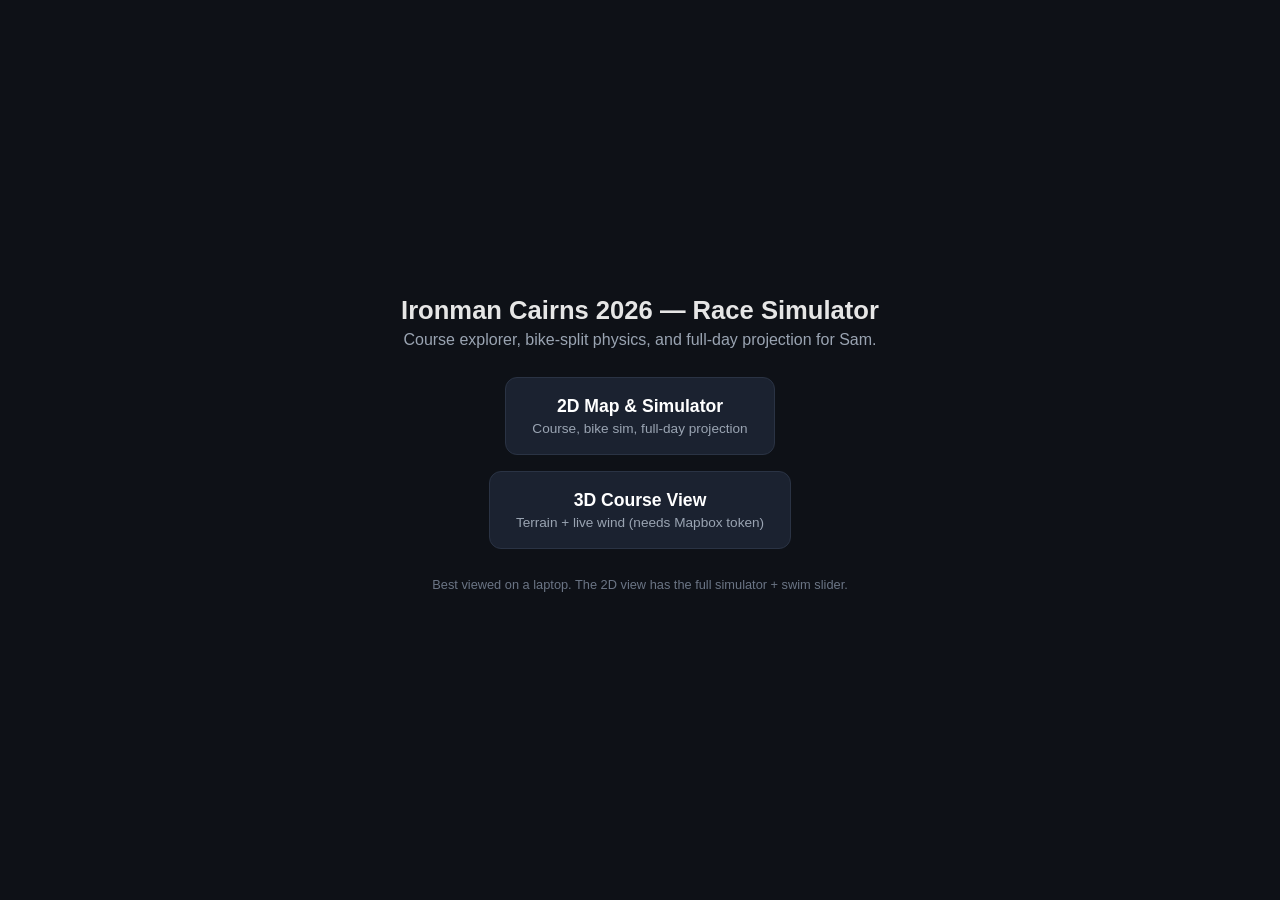
<file: index.html>
<!doctype html>
<html lang="en">
<head>
  <meta charset="utf-8" />
  <meta name="viewport" content="width=device-width, initial-scale=1" />
  <title>Ironman Cairns — Race Simulator (Sam)</title>
  <style>
    :root { color-scheme: dark; }
    body {
      margin: 0; min-height: 100vh; display: grid; place-items: center;
      font-family: -apple-system, BlinkMacSystemFont, "Segoe UI", Roboto, sans-serif;
      background: #0e1117; color: #e6e6e6;
    }
    .card {
      max-width: 560px; padding: 40px; text-align: center;
    }
    h1 { font-size: 1.6rem; margin: 0 0 6px; }
    p.sub { color: #9aa4b2; margin: 0 0 28px; }
    .links { display: flex; gap: 16px; justify-content: center; flex-wrap: wrap; }
    a.btn {
      display: block; padding: 18px 26px; border-radius: 12px; text-decoration: none;
      background: #1b2230; color: #fff; border: 1px solid #2a3344; min-width: 180px;
      transition: background .15s, border-color .15s;
    }
    a.btn:hover { background: #232c3d; border-color: #3a4860; }
    a.btn .t { font-size: 1.1rem; font-weight: 600; }
    a.btn .d { font-size: .85rem; color: #9aa4b2; margin-top: 4px; }
    .note { margin-top: 28px; font-size: .8rem; color: #6b7585; }
  </style>
</head>
<body>
  <div class="card">
    <h1>Ironman Cairns 2026 — Race Simulator</h1>
    <p class="sub">Course explorer, bike-split physics, and full-day projection for Sam.</p>
    <div class="links">
      <a class="btn" href="web/index.html">
        <div class="t">2D Map &amp; Simulator</div>
        <div class="d">Course, bike sim, full-day projection</div>
      </a>
      <a class="btn" href="web/3d.html">
        <div class="t">3D Course View</div>
        <div class="d">Terrain + live wind (needs Mapbox token)</div>
      </a>
    </div>
    <p class="note">Best viewed on a laptop. The 2D view has the full simulator + swim slider.</p>
  </div>
</body>
</html>
</file>
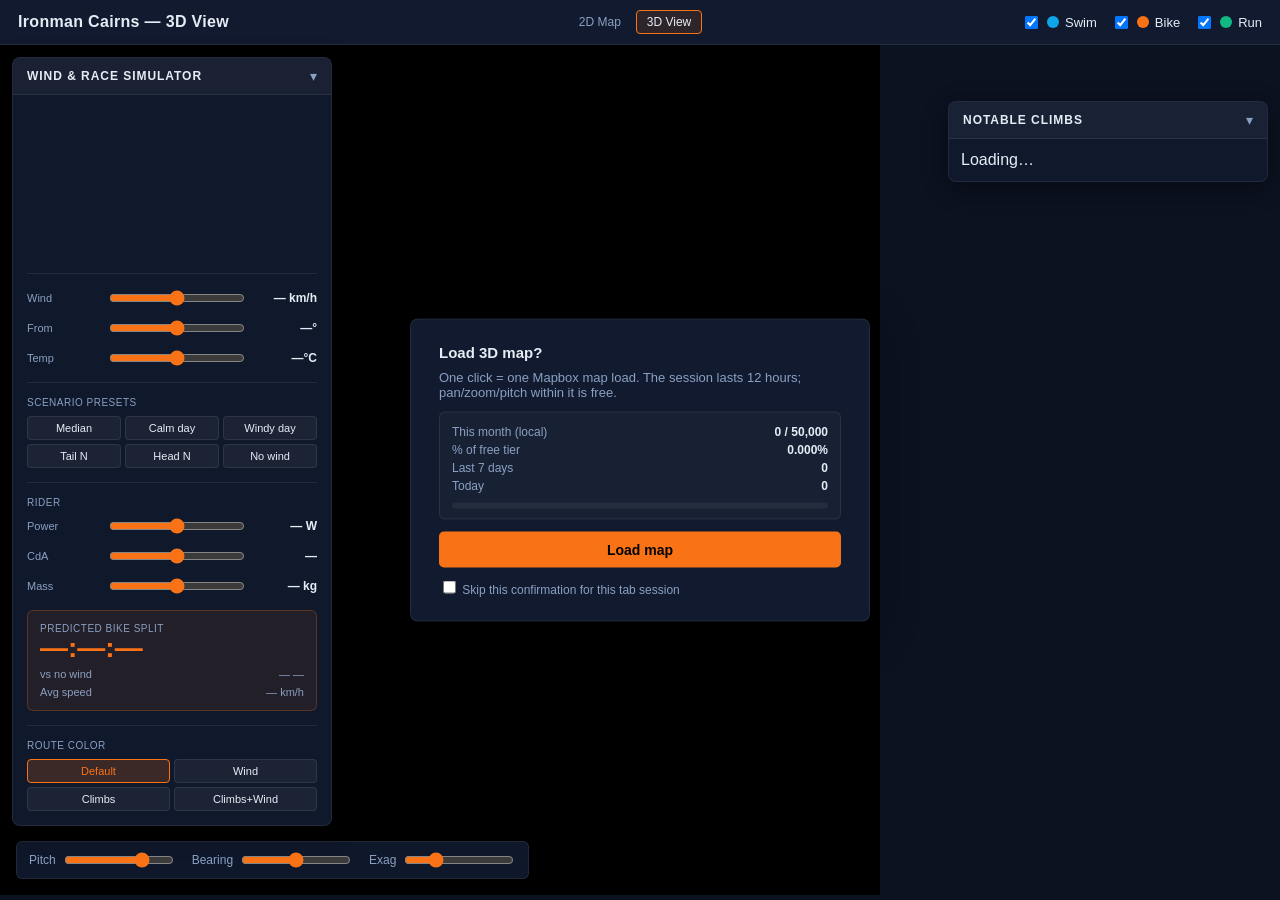
<file: web/3d.html>
<!doctype html>
<html lang="en">
<head>
  <meta charset="utf-8" />
  <meta name="viewport" content="width=device-width, initial-scale=1" />
  <title>Ironman Cairns — 3D View</title>
  <link rel="stylesheet"
        href="https://api.mapbox.com/mapbox-gl-js/v3.7.0/mapbox-gl.css"
        integrity="sha384-GTsgKcJXGSkBp0M68qpxkz9XovzVH0PwSrjYONvkn3tXtySOSq+a14bG2gVJHwQG"
        crossorigin="anonymous" />
  <link rel="stylesheet" href="style.css" />
  <style>
    #map3d { width: 100%; height: 100%; background: #000; }
    #token-banner {
      position: absolute; top: 50%; left: 50%;
      transform: translate(-50%, -50%);
      max-width: 480px; padding: 24px 28px;
      background: var(--panel); border: 1px solid var(--grid);
      border-radius: 8px; color: var(--text);
      box-shadow: 0 10px 40px rgba(0,0,0,0.5);
      z-index: 999; font-size: 14px; line-height: 1.5;
    }
    #confirm-banner {
      position: absolute; top: 50%; left: 50%;
      transform: translate(-50%, -50%);
      max-width: 460px; padding: 24px 28px;
      background: var(--panel); border: 1px solid var(--grid);
      border-radius: 8px; color: var(--text);
      box-shadow: 0 10px 40px rgba(0,0,0,0.5);
      z-index: 999;
      text-align: left;
    }
    #confirm-banner strong { font-size: 15px; }
    #confirm-banner button#confirm-load {
      width: 100%;
      background: var(--bike); color: #000; border: none;
      padding: 10px 16px; border-radius: 5px;
      font-weight: 700; font-size: 14px; cursor: pointer;
    }
    #confirm-banner button#confirm-load:hover { filter: brightness(1.1); }
    #usage-readout {
      margin: 12px 0;
      padding: 10px 12px;
      background: rgba(255,255,255,0.03);
      border: 1px solid var(--grid);
      border-radius: 6px;
      font-size: 12px;
    }
    .usage-row {
      display: flex; justify-content: space-between;
      padding: 2px 0;
      font-variant-numeric: tabular-nums;
    }
    .usage-label { color: var(--muted); }
    .usage-value { font-weight: 600; }
    .usage-bar {
      margin-top: 8px;
      height: 6px;
      background: rgba(255,255,255,0.05);
      border-radius: 3px; overflow: hidden;
    }
    .usage-bar-fill {
      height: 100%; background: var(--bike);
      transition: width 0.3s ease;
    }
    .usage-warn {
      margin-top: 8px; padding: 6px 8px;
      background: rgba(239,68,68,0.15);
      color: #ef4444;
      border-radius: 4px;
      font-size: 12px; font-weight: 600;
    }
    /* Usage ribbon (post-load corner widget) */
    #usage-ribbon {
      position: absolute; top: 12px; right: 12px;
      display: flex; align-items: center; gap: 10px;
      background: rgba(17,26,46,0.92);
      border: 1px solid var(--grid);
      padding: 5px 12px;
      border-radius: 16px;
      font-size: 11px;
      color: var(--text);
      z-index: 6;
      font-variant-numeric: tabular-nums;
    }
    .ribbon-label { color: var(--muted); }
    .ribbon-value { font-weight: 600; }
    .ribbon-link { color: var(--bike); text-decoration: none; }
    .ribbon-link:hover { text-decoration: underline; }
    #token-banner code {
      display: block; margin-top: 8px; padding: 8px 10px;
      background: var(--bg); border-radius: 4px;
      font-size: 12px; color: var(--bike); word-break: break-all;
    }
    .pitch-controls {
      position: absolute; bottom: 16px; left: 16px;
      display: flex; gap: 6px; align-items: center;
      background: rgba(17,26,46,0.92); border: 1px solid var(--grid);
      padding: 8px 12px; border-radius: 6px; z-index: 5;
      font-size: 12px; color: var(--text);
    }
    .pitch-controls input { width: 110px; accent-color: var(--bike); }
    .pitch-controls label { color: var(--muted); }

    /* Wind/Sim panel */
    #wind-panel {
      position: absolute; top: 12px; left: 12px;
      width: 320px; max-height: calc(100vh - 80px);
      background: rgba(17,26,46,0.95);
      backdrop-filter: blur(8px);
      border: 1px solid var(--grid);
      border-radius: 8px;
      color: var(--text);
      z-index: 6; overflow: hidden;
      display: flex; flex-direction: column;
      box-shadow: 0 6px 24px rgba(0,0,0,0.4);
    }
    #wind-panel.collapsed .wind-panel-body { display: none; }
    .wind-panel-header {
      display: flex; align-items: center; justify-content: space-between;
      padding: 10px 14px;
      background: rgba(255,255,255,0.04);
      border-bottom: 1px solid var(--grid);
      cursor: pointer;
      user-select: none;
    }
    .wind-panel-header h3 {
      margin: 0; font-size: 12px;
      font-weight: 600;
      letter-spacing: 0.08em;
      text-transform: uppercase;
      color: var(--text);
    }
    .wind-panel-header .toggle { color: var(--muted); font-size: 14px; }
    .wind-panel-body {
      padding: 14px;
      overflow-y: auto;
    }
    .wind-display {
      display: flex; gap: 14px;
      align-items: center;
      margin-bottom: 14px;
      padding-bottom: 14px;
      border-bottom: 1px solid var(--grid);
    }
    .wind-display-text {
      flex: 1;
      display: flex; flex-direction: column;
      gap: 6px;
      font-size: 12px;
    }
    .wind-stat {
      display: flex; justify-content: space-between;
      align-items: baseline;
    }
    .wind-stat-label {
      color: var(--muted);
      font-size: 10px;
      text-transform: uppercase;
      letter-spacing: 0.05em;
    }
    .wind-stat-value {
      font-variant-numeric: tabular-nums;
      font-weight: 600;
      font-size: 13px;
    }
    .slider-row {
      display: flex; align-items: center; gap: 10px;
      margin-bottom: 10px;
      font-size: 12px;
    }
    .slider-row label {
      width: 70px;
      color: var(--muted);
      font-size: 11px;
      flex-shrink: 0;
    }
    .slider-row input[type="range"] {
      flex: 1; accent-color: var(--bike);
    }
    .slider-row .readout {
      width: 60px; text-align: right;
      font-variant-numeric: tabular-nums;
      font-weight: 600;
      font-size: 12px;
    }

    .sim-output {
      margin-top: 14px;
      padding: 12px;
      background: rgba(249,115,22,0.08);
      border: 1px solid rgba(249,115,22,0.25);
      border-radius: 6px;
    }
    .sim-output-time {
      font-size: 28px;
      font-weight: 700;
      color: var(--bike);
      font-variant-numeric: tabular-nums;
      line-height: 1;
      margin-bottom: 4px;
    }
    .sim-output-label {
      font-size: 10px;
      color: var(--muted);
      text-transform: uppercase;
      letter-spacing: 0.05em;
    }
    .sim-output-row {
      display: flex; justify-content: space-between;
      font-size: 11px;
      margin-top: 6px;
      font-variant-numeric: tabular-nums;
      color: var(--muted);
    }
    .sim-output-row.delta-positive .delta { color: #ef4444; }
    .sim-output-row.delta-negative .delta { color: #38bdf8; }

    .panel-section {
      margin-top: 14px;
      padding-top: 14px;
      border-top: 1px solid var(--grid);
    }
    .panel-section-title {
      font-size: 10px;
      text-transform: uppercase;
      letter-spacing: 0.05em;
      color: var(--muted);
      margin-bottom: 8px;
    }
    .preset-buttons {
      display: grid; grid-template-columns: repeat(3, 1fr);
      gap: 4px;
      margin-bottom: 10px;
    }
    .preset-btn {
      background: rgba(255,255,255,0.05);
      border: 1px solid var(--grid);
      color: var(--text);
      padding: 5px 8px;
      border-radius: 4px;
      font-size: 11px;
      cursor: pointer;
      transition: all 0.1s ease;
    }
    .preset-btn:hover { background: rgba(255,255,255,0.1); }
    .preset-btn.active {
      background: rgba(249,115,22,0.18);
      border-color: var(--bike);
      color: var(--bike);
    }
    .color-mode-toggle {
      display: grid; grid-template-columns: repeat(2, 1fr);
      gap: 4px;
    }
    .color-mode-toggle .preset-btn { width: 100%; }

    /* Color legend */
    .color-legend {
      margin-top: 10px;
      padding: 10px;
      background: rgba(0,0,0,0.25);
      border-radius: 6px;
      border: 1px solid var(--grid);
    }
    .color-legend-title {
      font-size: 10px;
      text-transform: uppercase;
      letter-spacing: 0.05em;
      color: var(--muted);
      margin-bottom: 6px;
    }
    .legend-bar {
      display: flex; height: 10px;
      border-radius: 3px;
      overflow: hidden;
      margin-bottom: 4px;
    }
    .legend-bar-seg { flex: 1; }
    .legend-labels {
      display: flex;
      justify-content: space-between;
      font-size: 10px;
      color: var(--muted);
      font-variant-numeric: tabular-nums;
    }
    .legend-grid {
      display: grid;
      grid-template-columns: 12px 1fr auto;
      gap: 5px 8px;
      font-size: 11px;
      align-items: center;
    }
    .legend-swatch {
      width: 12px; height: 12px;
      border-radius: 3px;
      display: inline-block;
    }
    .legend-grid .label { color: var(--text); }
    .legend-grid .value {
      color: var(--muted);
      font-variant-numeric: tabular-nums;
    }
    .color-legend p {
      margin: 6px 0 0;
      font-size: 11px;
      color: var(--muted);
      line-height: 1.4;
    }

    /* Climbs panel (right side) */
    #climbs-panel {
      position: absolute; top: 56px; right: 12px;
      width: 320px; max-height: calc(100vh - 220px);
      background: rgba(17,26,46,0.95);
      backdrop-filter: blur(8px);
      border: 1px solid var(--grid);
      border-radius: 8px;
      color: var(--text);
      z-index: 6;
      display: flex; flex-direction: column;
      overflow: hidden;
      box-shadow: 0 6px 24px rgba(0,0,0,0.4);
    }
    .climbs-panel-header {
      display: flex; align-items: center; justify-content: space-between;
      padding: 10px 14px;
      background: rgba(255,255,255,0.04);
      border-bottom: 1px solid var(--grid);
      cursor: pointer; user-select: none;
    }
    .climbs-panel-header h3 {
      margin: 0; font-size: 12px;
      font-weight: 600;
      letter-spacing: 0.08em;
      text-transform: uppercase;
    }
    .climbs-panel-header .toggle { color: var(--muted); font-size: 14px; }
    #climbs-panel.collapsed .climbs-panel-body { display: none; }
    .climbs-panel-body {
      padding: 12px;
      overflow-y: auto;
      flex: 1;
    }
    #climbs-3d-list {
      display: flex; flex-direction: column;
      gap: 6px;
    }
    .climb3d-card {
      background: rgba(255,255,255,0.03);
      border: 1px solid var(--grid);
      border-radius: 6px;
      padding: 8px 10px;
      cursor: pointer;
      transition: all 0.12s ease;
    }
    .climb3d-card:hover {
      border-color: var(--climb, #fbbf24);
      background: rgba(251,191,36,0.07);
    }
    .climb3d-card.active {
      border-color: var(--climb, #fbbf24);
      background: rgba(251,191,36,0.12);
    }
    .climb3d-head {
      display: flex; gap: 8px; align-items: center; margin-bottom: 4px;
    }
    .climb3d-cat {
      font-size: 10px; font-weight: 700;
      padding: 2px 6px; border-radius: 3px;
      background: rgba(251,191,36,0.18);
      color: #fbbf24;
      letter-spacing: 0.04em;
    }
    .climb3d-title {
      font-size: 12px; font-weight: 500;
      font-variant-numeric: tabular-nums;
    }
    .climb3d-stats {
      display: grid; grid-template-columns: repeat(4, 1fr);
      gap: 4px;
      font-size: 11px;
    }
    .climb3d-stats > div { text-align: center; }
    .climb3d-stats .lbl {
      color: var(--muted); font-size: 9px;
      text-transform: uppercase; letter-spacing: 0.03em;
    }
    .climb3d-stats .val { font-weight: 600; font-variant-numeric: tabular-nums; }
    .climb3d-shape {
      font-size: 10px; color: var(--muted);
      font-style: italic; margin-top: 4px; line-height: 1.3;
    }
    .climb3d-wind {
      display: flex; justify-content: space-between;
      margin-top: 6px; padding-top: 6px;
      border-top: 1px dashed var(--grid);
      font-size: 10px;
      font-variant-numeric: tabular-nums;
    }
    .climb3d-wind .wind-eff {
      font-weight: 700;
    }
    .climb3d-wind.headwind .wind-eff { color: #ef4444; }
    .climb3d-wind.tailwind .wind-eff { color: #38bdf8; }
    .climb3d-wind.cross .wind-eff { color: #fbbf24; }
    .scrubber-3d {
      position: absolute; bottom: 16px; right: 16px;
      width: 340px;
      background: rgba(17,26,46,0.92);
      border: 1px solid var(--grid);
      border-radius: 6px;
      padding: 10px 12px;
      z-index: 5;
      color: var(--text);
    }
    .scrubber-3d-head {
      display: flex; gap: 8px; align-items: center;
      margin-bottom: 6px; font-size: 12px;
    }
    .scrubber-3d-head select {
      background: var(--bg); color: var(--text);
      border: 1px solid var(--grid); border-radius: 4px;
      padding: 2px 6px; font-size: 12px;
    }
    .scrubber-3d input[type="range"] {
      width: 100%; accent-color: var(--bike);
    }
    .scrubber-3d-readout {
      display: flex; justify-content: space-between;
      font-size: 11px; color: var(--muted);
      font-variant-numeric: tabular-nums;
      margin-top: 4px;
    }
    #fly-btn {
      background: var(--bike); color: #000;
      border: none; padding: 4px 10px;
      border-radius: 4px; font-size: 12px; font-weight: 600;
      cursor: pointer; margin-left: auto;
    }
    #fly-btn:hover { filter: brightness(1.1); }
  </style>
</head>
<body>
  <header>
    <h1>Ironman Cairns — 3D View</h1>
    <nav class="view-tabs">
      <a class="view-tab" href="index.html">2D Map</a>
      <a class="view-tab active" href="3d.html">3D View</a>
    </nav>
    <div class="header-controls">
      <div class="discipline-toggles">
        <label><input type="checkbox" data-discipline="swim" checked /> <span class="swatch swim"></span> Swim</label>
        <label><input type="checkbox" data-discipline="bike" checked /> <span class="swatch bike"></span> Bike</label>
        <label><input type="checkbox" data-discipline="run" checked /> <span class="swatch run"></span> Run</label>
      </div>
    </div>
  </header>

  <main style="position:relative; height: calc(100vh - 50px);">
    <div id="map3d"></div>

    <div id="wind-panel" hidden>
      <div class="wind-panel-header" id="wind-panel-toggle">
        <h3>Wind &amp; Race Simulator</h3>
        <span class="toggle" id="wind-panel-chevron">▾</span>
      </div>
      <div class="wind-panel-body">
        <div class="wind-display">
          <canvas id="compass-dial"></canvas>
          <div class="wind-display-text">
            <div class="wind-stat">
              <span class="wind-stat-label">Speed</span>
              <span class="wind-stat-value" id="wind-speed-display">— km/h</span>
            </div>
            <div class="wind-stat">
              <span class="wind-stat-label">From</span>
              <span class="wind-stat-value" id="wind-dir-display">—</span>
            </div>
            <div class="wind-stat">
              <span class="wind-stat-label">Air ρ</span>
              <span class="wind-stat-value" id="rho-display">— kg/m³</span>
            </div>
          </div>
        </div>

        <div class="slider-row">
          <label for="wind-speed-range">Wind</label>
          <input type="range" id="wind-speed-range" min="0" max="50" step="0.5" />
          <span class="readout" id="wind-speed-readout">— km/h</span>
        </div>
        <div class="slider-row">
          <label for="wind-dir-range">From</label>
          <input type="range" id="wind-dir-range" min="0" max="360" step="5" />
          <span class="readout" id="wind-dir-readout">—°</span>
        </div>
        <div class="slider-row">
          <label for="temp-range">Temp</label>
          <input type="range" id="temp-range" min="10" max="40" step="0.5" />
          <span class="readout" id="temp-readout">—°C</span>
        </div>

        <div class="panel-section">
          <div class="panel-section-title">Scenario presets</div>
          <div class="preset-buttons">
            <button class="preset-btn" data-preset="median">Median</button>
            <button class="preset-btn" data-preset="calm">Calm day</button>
            <button class="preset-btn" data-preset="windy">Windy day</button>
            <button class="preset-btn" data-preset="north-tail">Tail N</button>
            <button class="preset-btn" data-preset="north-head">Head N</button>
            <button class="preset-btn" data-preset="zero">No wind</button>
          </div>
        </div>

        <div class="panel-section">
          <div class="panel-section-title">Rider</div>
          <div class="slider-row">
            <label for="power-range">Power</label>
            <input type="range" id="power-range" min="180" max="450" step="5" />
            <span class="readout" id="power-readout">— W</span>
          </div>
          <div class="slider-row">
            <label for="cda-range">CdA</label>
            <input type="range" id="cda-range" min="0.18" max="0.32" step="0.002" />
            <span class="readout" id="cda-readout">—</span>
          </div>
          <div class="slider-row">
            <label for="mass-range">Mass</label>
            <input type="range" id="mass-range" min="60" max="95" step="0.5" />
            <span class="readout" id="mass-readout">— kg</span>
          </div>
        </div>

        <div class="sim-output">
          <div class="sim-output-label">Predicted bike split</div>
          <div class="sim-output-time" id="sim-time">—:—:—</div>
          <div class="sim-output-row" id="sim-baseline-row">
            <span>vs no wind</span>
            <span><span id="sim-baseline">—</span> <span class="delta" id="sim-delta">—</span></span>
          </div>
          <div class="sim-output-row">
            <span>Avg speed</span>
            <span id="sim-speed">— km/h</span>
          </div>
        </div>

        <div class="panel-section">
          <div class="panel-section-title">Route color</div>
          <div class="color-mode-toggle">
            <button class="preset-btn active" data-color-mode="default">Default</button>
            <button class="preset-btn" data-color-mode="wind">Wind</button>
            <button class="preset-btn" data-color-mode="climbs">Climbs</button>
            <button class="preset-btn" data-color-mode="climbs-wind">Climbs+Wind</button>
          </div>
          <div id="color-legend" class="color-legend" hidden></div>
        </div>
      </div>
    </div>

    <div id="climbs-panel" hidden>
      <div class="climbs-panel-header" id="climbs-panel-toggle">
        <h3 id="climbs-panel-title">Notable Climbs</h3>
        <span class="toggle" id="climbs-panel-chevron">▾</span>
      </div>
      <div class="climbs-panel-body" id="climbs-panel-body">
        <div id="climbs-3d-list">Loading…</div>
      </div>
    </div>

    <div id="token-banner" hidden>
      <strong>Mapbox token needed</strong>
      <p>Get a free token at <a style="color:var(--bike)" href="https://account.mapbox.com/access-tokens/" target="_blank" rel="noopener">account.mapbox.com</a> and paste it into <code>web/config.local.js</code>:</p>
      <code>window.MAPBOX_TOKEN = "pk.eyJ1Ij...";</code>
      <p style="margin-top:10px; color: var(--muted); font-size: 12px;">Free tier = 50k loads/month, $5/1k overage.</p>
    </div>

    <div id="confirm-banner" hidden>
      <strong>Load 3D map?</strong>
      <p style="margin: 8px 0 12px; color: var(--muted); font-size: 13px;">
        One click = one Mapbox map load. The session lasts 12 hours; pan/zoom/pitch within it is free.
      </p>
      <div id="usage-readout"></div>
      <button id="confirm-load">Load map</button>
      <label style="display: block; margin-top: 10px; font-size: 12px; color: var(--muted); cursor: pointer;">
        <input type="checkbox" id="auto-load" /> Skip this confirmation for this tab session
      </label>
    </div>

    <div class="pitch-controls" hidden id="pitch-controls">
      <label for="pitch-range">Pitch</label>
      <input type="range" id="pitch-range" min="0" max="80" value="60" />
      <label for="bearing-range" style="margin-left: 10px">Bearing</label>
      <input type="range" id="bearing-range" min="-180" max="180" value="0" />
      <label for="exag-range" style="margin-left: 10px">Exag</label>
      <input type="range" id="exag-range" min="1" max="3" step="0.1" value="1.5" />
    </div>

    <div class="scrubber-3d" hidden id="scrubber-3d">
      <div class="scrubber-3d-head">
        <select id="scrub-discipline-3d">
          <option value="swim">Swim</option>
          <option value="bike" selected>Bike</option>
          <option value="run">Run</option>
        </select>
        <input type="range" id="scrub-range-3d" min="0" max="1000" value="0" style="flex:1; margin: 0 8px;" />
        <button id="fly-btn">Fly to</button>
      </div>
      <div class="scrubber-3d-readout">
        <span id="r3d-dist">— km</span>
        <span id="r3d-alt">— m</span>
        <span id="r3d-grade">— %</span>
        <span id="r3d-bearing">— °</span>
      </div>
    </div>
  </main>

  <script src="config.js"></script>
  <script>
    // Local-dev token override (gitignored). Only probed on localhost/file://
    // so it never 404s on a deployed host (prod token lives in config.js).
    if (location.protocol === "file:" ||
        ["localhost", "127.0.0.1"].includes(location.hostname)) {
      var s = document.createElement("script");
      s.src = "config.local.js";
      s.onerror = function () { /* file absent — leave token blank */ };
      document.currentScript.parentNode.insertBefore(s, document.currentScript.nextSibling);
    }
  </script>
  <script src="https://api.mapbox.com/mapbox-gl-js/v3.7.0/mapbox-gl.js"
          integrity="sha384-TgDWG1CxH3UwM5IL34LqCZPI9N5Qnr+getwHh3tUdDD/e4ajSh35TmGG271bDtka"
          crossorigin="anonymous"></script>
  <script src="physics.js"></script>
  <script src="wind.js"></script>
  <script src="app3d.js"></script>
</body>
</html>
</file>
<file: web/style.css>
:root {
  --swim: #0ea5e9;
  --bike: #f97316;
  --run:  #10b981;
  --climb:#fbbf24;
  --bg:   #0b1220;
  --panel:#111a2e;
  --panel-2:#16213a;
  --text: #e6ecf5;
  --muted:#8aa0c2;
  --grid: rgba(255,255,255,0.08);
}

* { box-sizing: border-box; }

html, body {
  margin: 0;
  height: 100%;
  font-family: -apple-system, BlinkMacSystemFont, "Inter", "Segoe UI", sans-serif;
  background: var(--bg);
  color: var(--text);
}

header {
  display: flex;
  align-items: center;
  justify-content: space-between;
  padding: 10px 18px;
  background: var(--panel);
  border-bottom: 1px solid var(--grid);
  gap: 16px;
  flex-wrap: wrap;
}

header h1 {
  margin: 0;
  font-size: 16px;
  font-weight: 600;
  letter-spacing: 0.02em;
}

.header-controls {
  display: flex;
  gap: 24px;
  align-items: center;
  flex-wrap: wrap;
}

.discipline-toggles, .overlay-toggles {
  display: flex;
  gap: 14px;
  font-size: 13px;
}

.overlay-toggles {
  padding-left: 16px;
  border-left: 1px solid var(--grid);
  color: var(--muted);
  font-size: 12px;
}

.discipline-toggles label, .overlay-toggles label {
  display: flex;
  align-items: center;
  gap: 6px;
  cursor: pointer;
  user-select: none;
}

.swatch {
  width: 12px; height: 12px;
  border-radius: 50%;
  display: inline-block;
}
.swatch.swim { background: var(--swim); }
.swatch.bike { background: var(--bike); }
.swatch.run  { background: var(--run);  }

main {
  display: grid;
  grid-template-columns: 1fr 400px;
  height: calc(100vh - 50px);
}

#map {
  width: 100%;
  height: 100%;
  background: #000;
}

#sidebar {
  background: var(--panel);
  border-left: 1px solid var(--grid);
  overflow-y: auto;
  padding: 16px;
}

#sidebar section { margin-bottom: 22px; }

#sidebar h2 {
  margin: 0 0 8px 0;
  font-size: 12px;
  font-weight: 600;
  letter-spacing: 0.08em;
  text-transform: uppercase;
  color: var(--muted);
}

.muted-note {
  margin: -4px 0 8px 0;
  font-size: 11px;
  color: var(--muted);
  font-style: italic;
}

#summary-table {
  width: 100%;
  font-size: 13px;
  border-collapse: collapse;
}

#summary-table th, #summary-table td {
  text-align: left;
  padding: 4px 6px;
  border-bottom: 1px solid var(--grid);
}

#summary-table th {
  font-weight: 500;
  color: var(--muted);
}

.scrubber-controls {
  display: flex;
  gap: 8px;
  align-items: center;
  margin-bottom: 10px;
}

#scrub-discipline {
  background: var(--bg);
  color: var(--text);
  border: 1px solid var(--grid);
  border-radius: 4px;
  padding: 4px 6px;
  font-size: 13px;
}

#scrub-range { flex: 1; accent-color: var(--bike); }

#scrub-readout {
  display: grid;
  grid-template-columns: 1fr 1fr;
  gap: 6px;
  margin: 0;
  font-size: 13px;
}

#scrub-readout > div {
  background: rgba(255,255,255,0.03);
  padding: 6px 8px;
  border-radius: 4px;
}

#scrub-readout dt {
  color: var(--muted);
  font-size: 11px;
  text-transform: uppercase;
  letter-spacing: 0.05em;
  margin: 0;
}

#scrub-readout dd {
  margin: 2px 0 0 0;
  font-variant-numeric: tabular-nums;
  font-weight: 500;
}

/* smoothing control */
.smoothing-control {
  display: flex;
  align-items: center;
  gap: 10px;
  font-size: 12px;
  color: var(--muted);
  margin-bottom: 8px;
}
.smoothing-control label { min-width: 70px; }
.smoothing-control input[type="range"] { flex: 1; accent-color: var(--climb); }
#smooth-readout {
  font-variant-numeric: tabular-nums;
  min-width: 110px;
  text-align: right;
  color: var(--text);
}

#profile {
  width: 100%;
  height: 180px;
  background: rgba(255,255,255,0.02);
  border-radius: 4px;
}

/* climbs list */
#climbs-list {
  display: flex;
  flex-direction: column;
  gap: 6px;
  max-height: 360px;
  overflow-y: auto;
  padding-right: 4px;
}

.climb-card {
  background: var(--panel-2);
  border: 1px solid var(--grid);
  border-radius: 6px;
  padding: 8px 10px;
  cursor: pointer;
  transition: border-color 0.12s ease, background 0.12s ease;
}

.climb-card:hover {
  border-color: var(--climb);
  background: rgba(251,191,36,0.06);
}

.climb-card.active {
  border-color: var(--climb);
  background: rgba(251,191,36,0.12);
  box-shadow: 0 0 0 1px var(--climb);
}

.climb-head {
  display: flex;
  align-items: center;
  gap: 8px;
  margin-bottom: 4px;
}

.climb-cat {
  font-size: 10px;
  font-weight: 700;
  padding: 2px 6px;
  border-radius: 3px;
  background: rgba(251,191,36,0.18);
  color: var(--climb);
  letter-spacing: 0.04em;
}
.climb-cat.cat-HC { background: #ef4444; color: #fff; }
.climb-cat.cat-1  { background: #f97316; color: #fff; }
.climb-cat.cat-2  { background: #fbbf24; color: #000; }

.climb-title {
  font-size: 13px;
  font-weight: 500;
  font-variant-numeric: tabular-nums;
}

.climb-stats {
  display: grid;
  grid-template-columns: repeat(4, 1fr);
  gap: 4px;
  font-size: 11px;
}

.climb-stats > div {
  text-align: center;
  padding: 2px 0;
}

.stat-label {
  color: var(--muted);
  font-size: 10px;
  text-transform: uppercase;
  letter-spacing: 0.03em;
}

.stat-value {
  font-weight: 600;
  font-variant-numeric: tabular-nums;
}

.climb-shape {
  margin-top: 6px;
  font-size: 11px;
  color: var(--muted);
  font-style: italic;
  line-height: 1.35;
}

.gain-bar {
  display: flex;
  height: 4px;
  margin-top: 6px;
  border-radius: 2px;
  overflow: hidden;
  background: rgba(255,255,255,0.04);
}
.gain-bar-seg {
  background: var(--climb);
  border-right: 1px solid var(--bg);
  min-width: 0;
}
.gain-bar-seg:last-child { border-right: none; }

/* simulator */
.sim-wx {
  font-size: 11px;
  color: var(--muted);
  margin-bottom: 8px;
  padding: 6px 8px;
  background: rgba(255,255,255,0.03);
  border-radius: 4px;
  border-left: 2px solid var(--swim);
}

.sim-card {
  background: var(--panel-2);
  border: 1px solid var(--grid);
  border-radius: 6px;
  padding: 8px 10px;
  margin-bottom: 6px;
}

.sim-head {
  display: flex;
  align-items: baseline;
  justify-content: space-between;
  gap: 8px;
}

.sim-label {
  font-size: 12px;
  font-weight: 500;
}

.sim-time {
  font-size: 14px;
  font-weight: 700;
  font-variant-numeric: tabular-nums;
  color: var(--bike);
}

.sim-detail {
  margin-top: 3px;
  font-size: 11px;
  color: var(--muted);
  font-variant-numeric: tabular-nums;
}

.sim-inverse {
  margin-top: 10px;
  padding: 8px 10px;
  background: rgba(14,165,233,0.07);
  border-left: 2px solid var(--swim);
  border-radius: 4px;
}

.sim-inverse-title {
  font-size: 11px;
  text-transform: uppercase;
  letter-spacing: 0.05em;
  color: var(--muted);
  margin-bottom: 6px;
}

.sim-inverse-row {
  display: flex;
  justify-content: space-between;
  font-size: 12px;
  font-variant-numeric: tabular-nums;
  padding: 2px 0;
}

/* view tabs */
.view-tabs {
  display: flex;
  gap: 4px;
  padding: 0;
  margin: 0 0 0 20px;
}

.view-tab {
  padding: 4px 10px;
  font-size: 12px;
  font-weight: 500;
  color: var(--muted);
  text-decoration: none;
  border-radius: 4px;
  border: 1px solid transparent;
  transition: all 0.1s ease;
}

.view-tab:hover {
  color: var(--text);
  background: rgba(255,255,255,0.04);
}

.view-tab.active {
  color: var(--text);
  background: rgba(249,115,22,0.12);
  border-color: var(--bike);
}

#climbs-list .empty {
  color: var(--muted);
  font-size: 12px;
  margin: 0;
  padding: 8px;
  text-align: center;
}

/* weather */
#weather-readout {
  display: flex;
  flex-direction: column;
  gap: 4px;
  font-size: 12px;
}

.weather-row {
  display: flex;
  justify-content: space-between;
  gap: 8px;
  padding: 4px 6px;
  background: rgba(255,255,255,0.03);
  border-radius: 4px;
}

.weather-label {
  color: var(--muted);
  font-size: 11px;
  text-transform: uppercase;
  letter-spacing: 0.04em;
  flex-shrink: 0;
}

.weather-value {
  font-variant-numeric: tabular-nums;
  text-align: right;
}

/* map pins */
.aid-pin, .needs-pin {
  display: flex;
  align-items: center;
  justify-content: center;
  font-size: 10px;
  font-weight: 700;
  color: #fff;
  border-radius: 4px;
  border: 1.5px solid #fff;
  box-shadow: 0 1px 2px rgba(0,0,0,0.6);
  text-align: center;
}
.aid-pin {
  width: 18px; height: 18px;
  border-radius: 50%;
}
.aid-bike { background: var(--bike); }
.aid-run  { background: var(--run);  }

.needs-pin {
  width: 22px; height: 18px;
  background: var(--panel);
  border-color: var(--climb);
  color: var(--climb);
}

.leaflet-container { background: #000; }
.leaflet-tooltip {
  background: rgba(15,22,40,0.95);
  border: 1px solid var(--grid);
  color: var(--text);
  font-size: 12px;
  box-shadow: 0 4px 16px rgba(0,0,0,0.4);
}
.leaflet-tooltip-top:before { border-top-color: rgba(15,22,40,0.95); }
</file>
